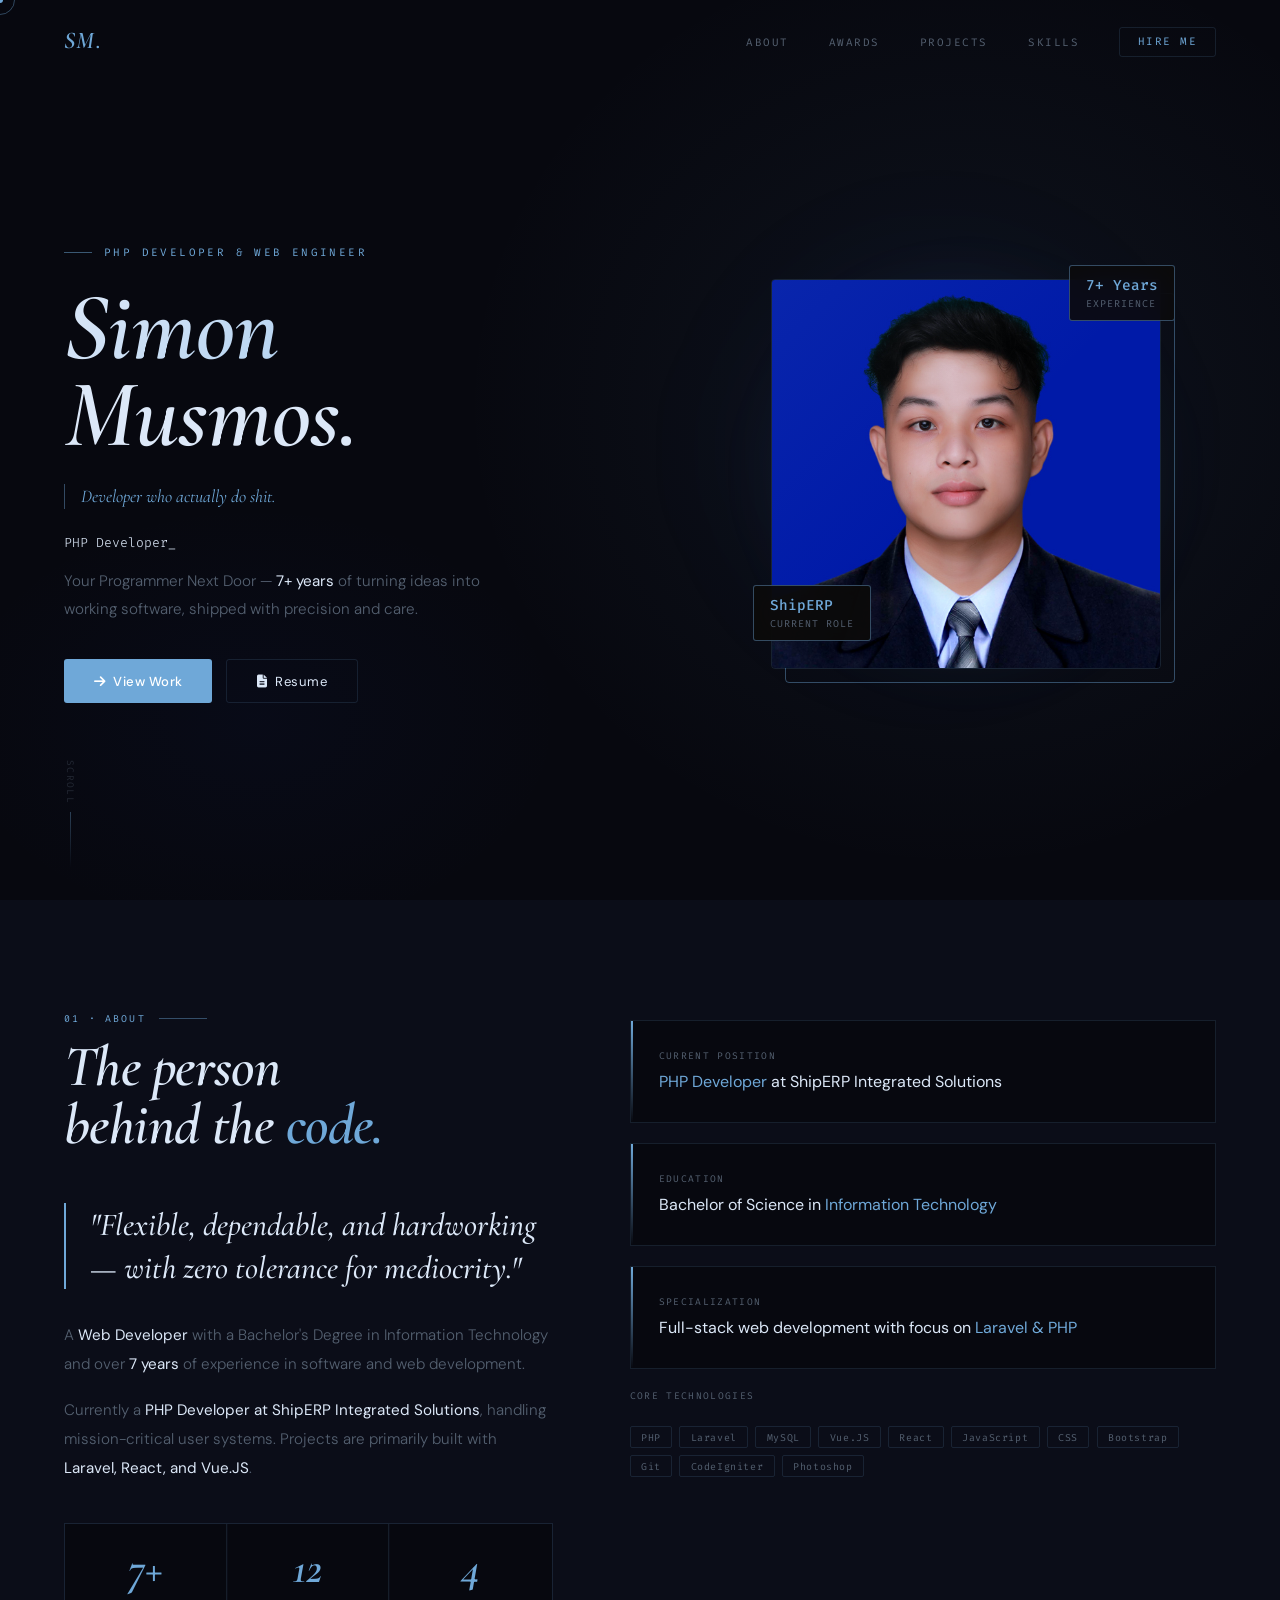
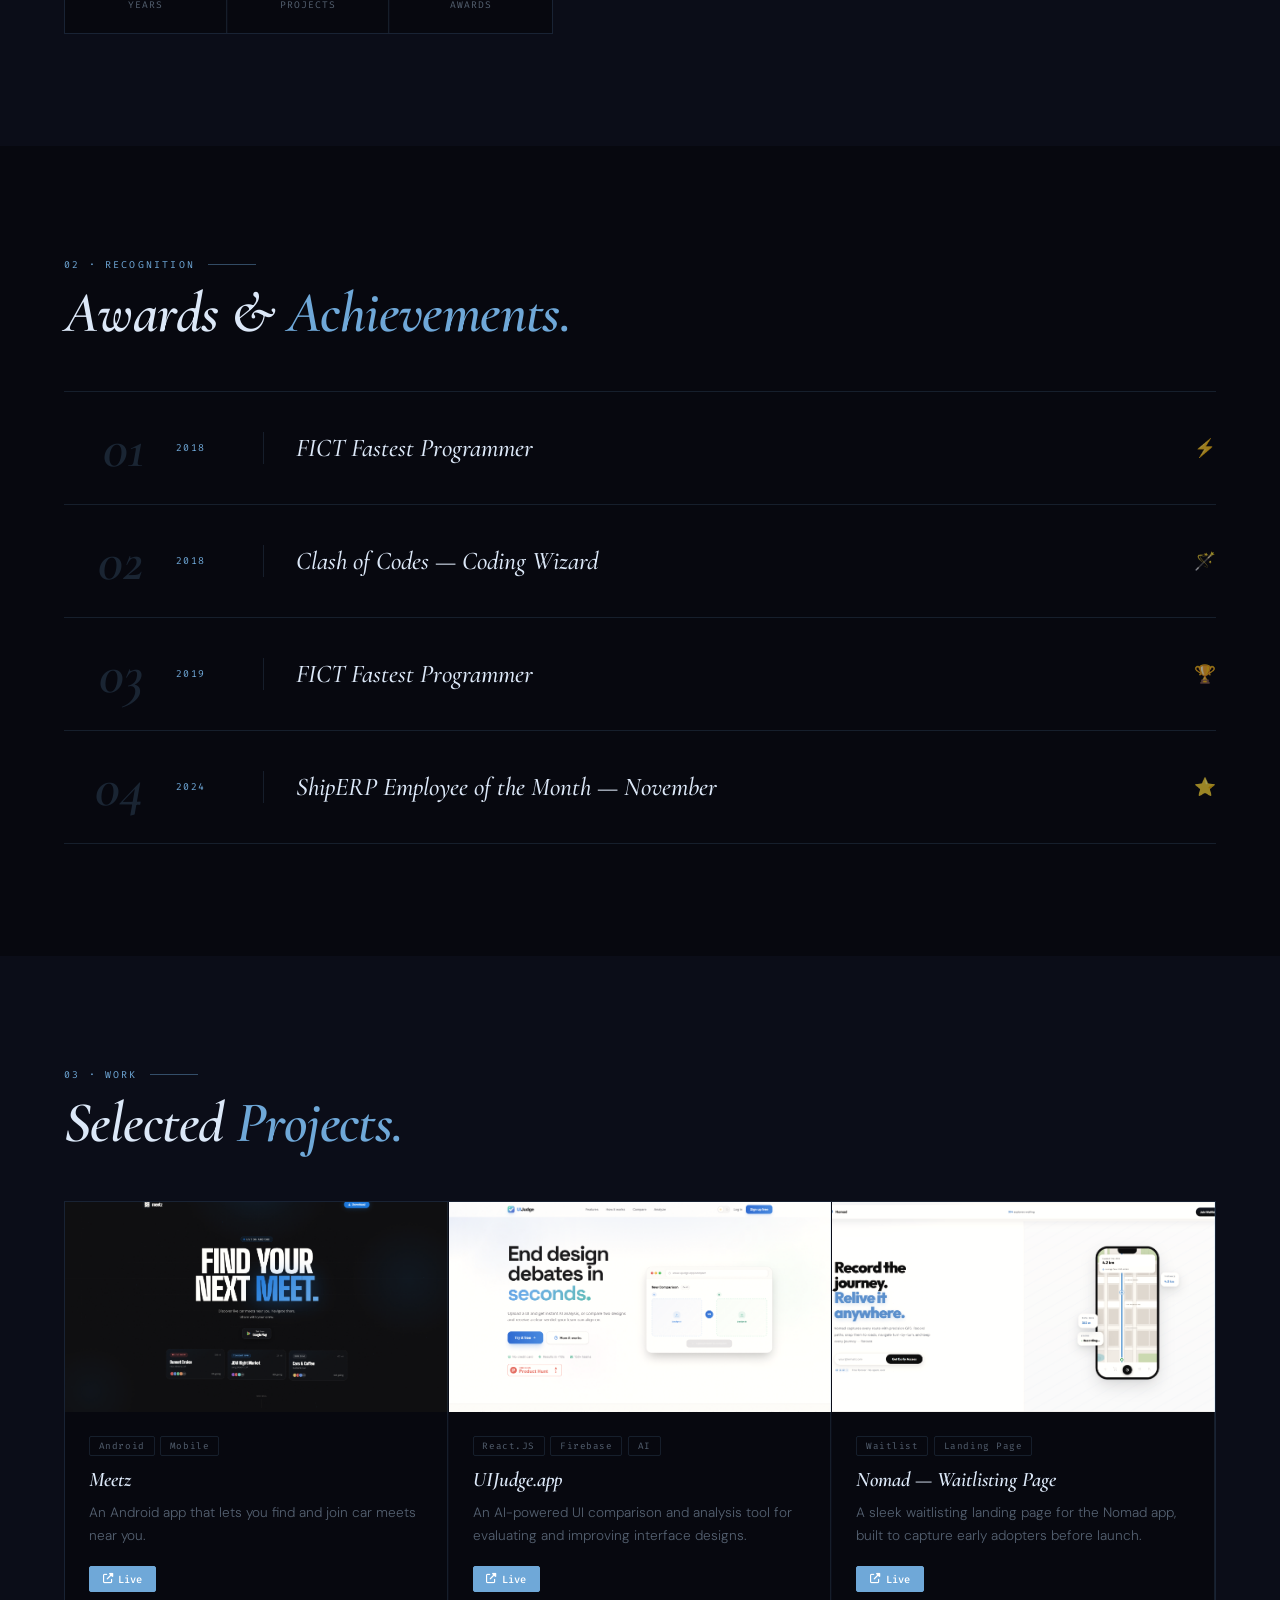
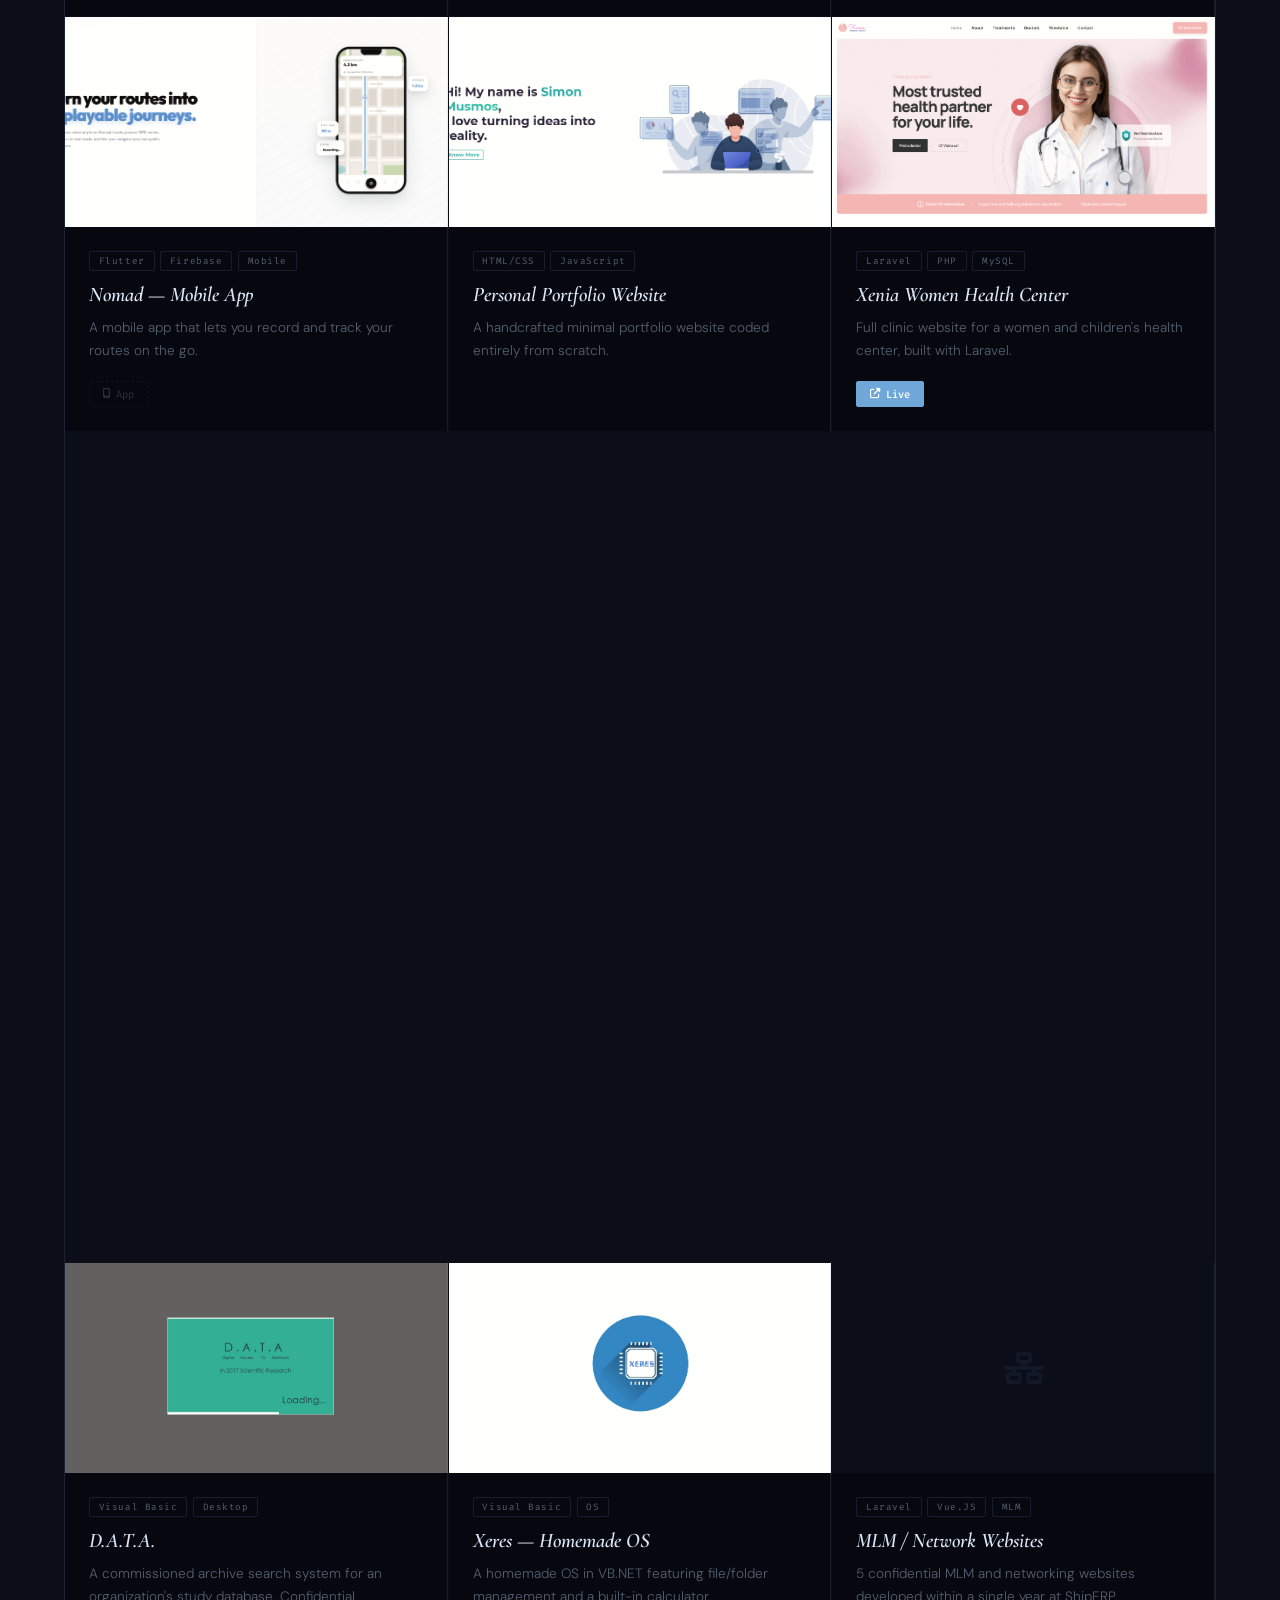
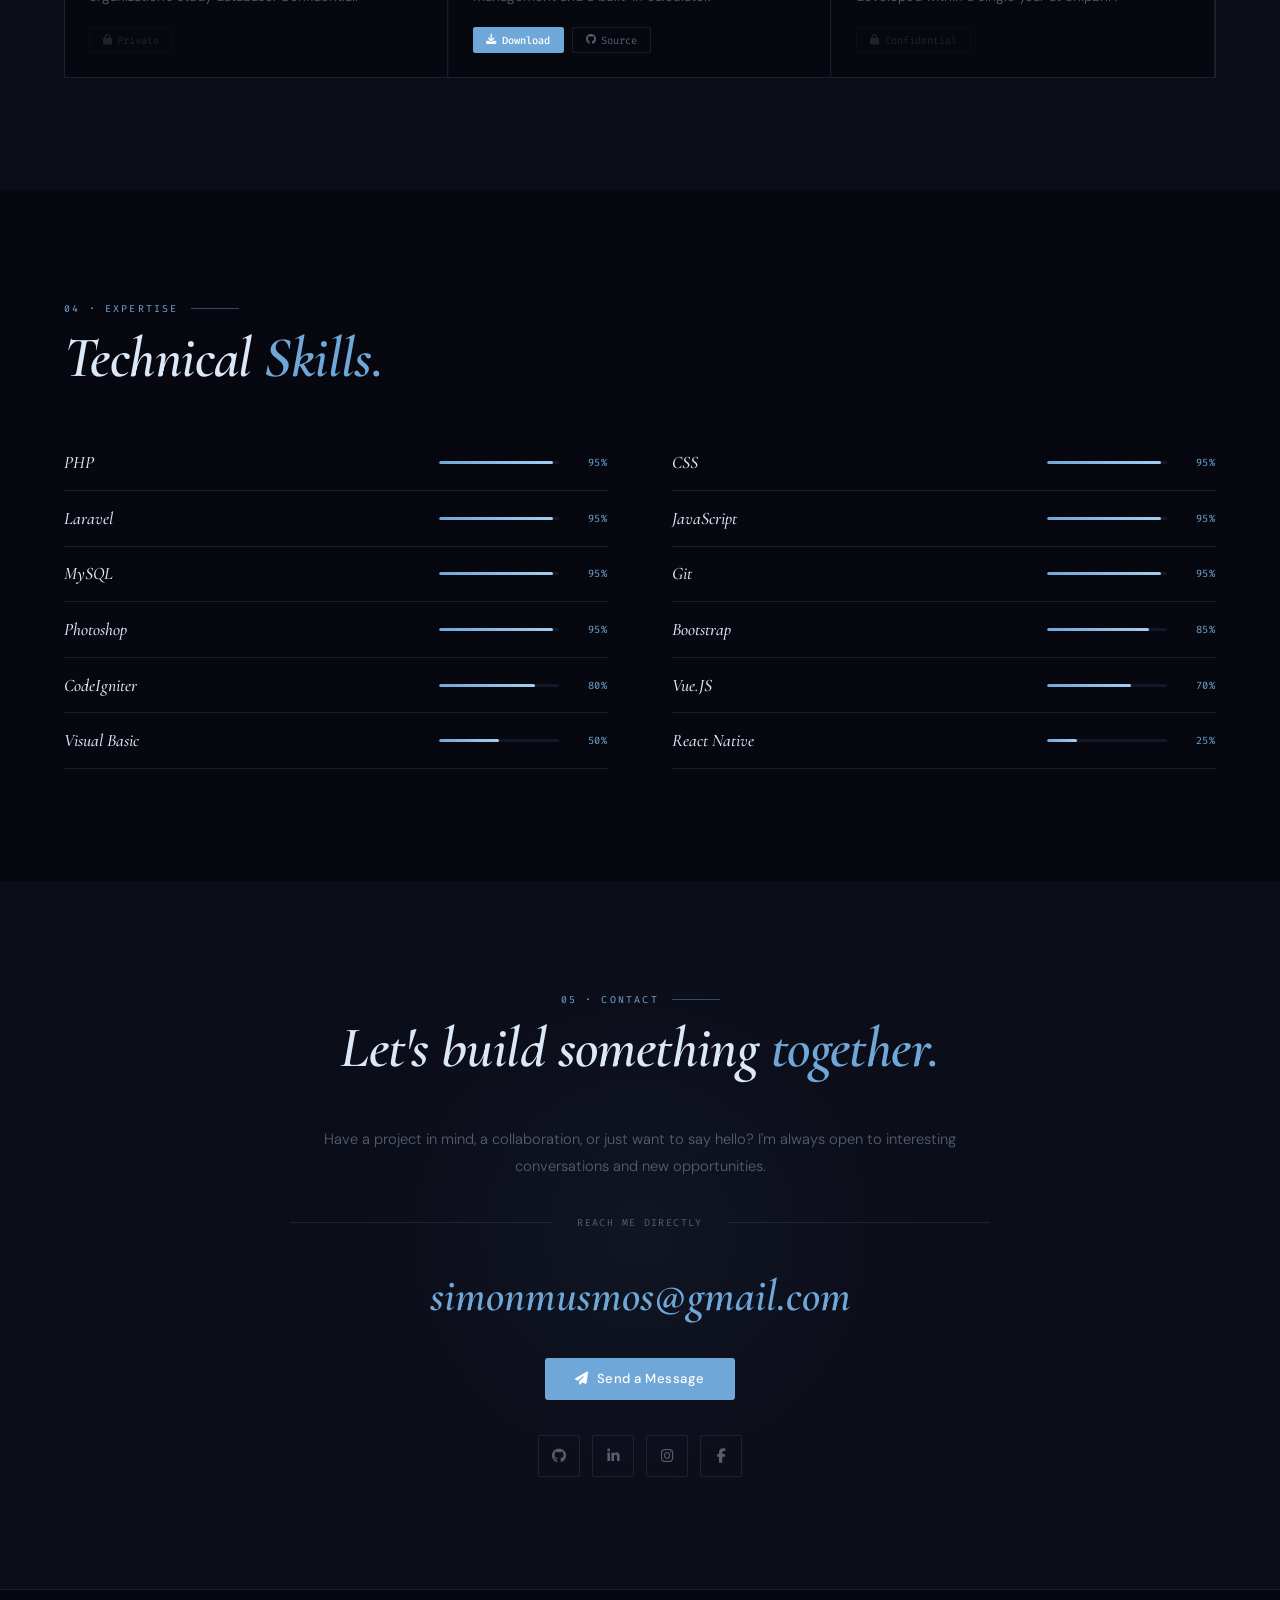
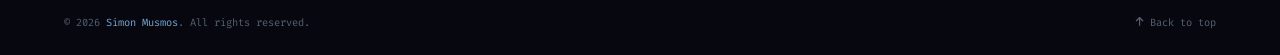
<file: index_v4.html>
<!DOCTYPE html>
<html lang="en">
<head>
  <meta charset="UTF-8">
  <meta name="viewport" content="width=device-width, initial-scale=1.0">
  <title>Simon Musmos</title>
  <link rel="icon" href="img/favicon.ico">
  <link rel="preconnect" href="https://fonts.googleapis.com">
  <link href="https://fonts.googleapis.com/css2?family=Cormorant+Garamond:ital,wght@0,400;0,500;0,600;1,400;1,600;1,700&family=DM+Sans:opsz,wght@9..40,300;9..40,400;9..40,500&family=Fira+Code:wght@400;500&display=swap" rel="stylesheet">
  <link rel="stylesheet" href="https://cdnjs.cloudflare.com/ajax/libs/font-awesome/6.4.0/css/all.min.css">

  <style>
    /* ─────────────────────────────────
       TOKENS
    ───────────────────────────────── */
    :root {
      --bg:     #07080f;
      --bg2:    #0b0d18;
      --bg3:    #10121f;
      --gold:   #6fa8d8;
      --gold2:  #a8ccee;
      --cream:  #dce8f8;
      --muted:  #546070;
      --subtle: #131828;
      --bdr:    rgba(111,168,216,.14);
      --bdr-h:  rgba(111,168,216,.42);
      --glow:   rgba(111,168,216,.06);
      --fd: 'Cormorant Garamond', serif;
      --fb: 'DM Sans', sans-serif;
      --fm: 'Fira Code', monospace;
    }

    *, *::before, *::after { margin:0; padding:0; box-sizing:border-box; }
    html { scroll-behavior:smooth; font-size:16px; }
    body {
      background: var(--bg);
      color: var(--cream);
      font-family: var(--fb);
      overflow-x: hidden;
      cursor: none;
      -webkit-font-smoothing: antialiased;
    }

    /* ─────────────────────────────────
       GLOBAL POLISH
    ───────────────────────────────── */
    ::selection { background:rgba(111,168,216,.22); color:var(--cream); }
    ::-webkit-scrollbar { width:3px; }
    ::-webkit-scrollbar-track { background:var(--bg); }
    ::-webkit-scrollbar-thumb { background:var(--bdr-h); border-radius:2px; }
    ::-webkit-scrollbar-thumb:hover { background:var(--gold); }

    /* Scroll progress bar */
    #progress {
      position:fixed; top:0; left:0; z-index:9999;
      height:2px; width:0%;
      background:linear-gradient(90deg, var(--gold), var(--gold2));
      transition:width .08s linear;
      pointer-events:none;
    }

    /* ─────────────────────────────────
       CURSOR
    ───────────────────────────────── */
    #c-dot {
      position:fixed; z-index:9999; pointer-events:none;
      width:6px; height:6px; border-radius:50%;
      background:var(--gold);
      transform:translate(-50%,-50%);
      transition:width .2s,height .2s,opacity .2s;
    }
    #c-ring {
      position:fixed; z-index:9998; pointer-events:none;
      width:30px; height:30px; border-radius:50%;
      border:1px solid rgba(111,168,216,.4);
      transform:translate(-50%,-50%);
      transition:width .35s,height .35s,border-color .35s;
    }
    body.hov #c-dot  { width:10px; height:10px; opacity:.5; }
    body.hov #c-ring { width:46px; height:46px; border-color:var(--gold); }

    /* ─────────────────────────────────
       NAVIGATION
    ───────────────────────────────── */
    nav {
      position:fixed; top:0; left:0; right:0; z-index:800;
      padding:1.6rem 5vw;
      display:flex; align-items:center; justify-content:space-between;
      transition:all .4s;
    }
    nav.stuck {
      background:rgba(7,8,15,.92);
      backdrop-filter:blur(24px);
      border-bottom:1px solid var(--bdr);
      padding:1rem 5vw;
    }
    .n-logo {
      font-family:var(--fd); font-size:1.5rem; font-weight:600;
      color:var(--gold); text-decoration:none; letter-spacing:.06em;
      font-style:italic;
    }
    .n-links { display:flex; gap:2.5rem; list-style:none; align-items:center; }
    .n-links a {
      font-family:var(--fm); font-size:.68rem; color:var(--muted);
      text-decoration:none; letter-spacing:.14em; text-transform:uppercase;
      transition:color .3s;
    }
    .n-links a:hover,
    .n-links a.active { color:var(--cream); }
    .n-links a.active::after { width:100%; }
    .n-hire {
      border:1px solid var(--bdr) !important;
      color:var(--gold) !important;
      padding:.4rem 1.1rem; border-radius:3px;
      transition:all .3s !important;
    }
    .n-hire:hover { background:var(--glow) !important; border-color:var(--gold) !important; }

    .n-hbg {
      display:none; flex-direction:column; gap:4px;
      background:none; border:none; cursor:pointer;
    }
    .n-hbg span { display:block; width:20px; height:1px; background:var(--gold); transition:all .3s; }
    .n-hbg.open span:nth-child(1){ transform:translateY(5px) rotate(45deg); }
    .n-hbg.open span:nth-child(2){ opacity:0; }
    .n-hbg.open span:nth-child(3){ transform:translateY(-5px) rotate(-45deg); }

    .m-nav {
      display:none; position:fixed; inset:0; z-index:790;
      background:rgba(7,8,15,.98); backdrop-filter:blur(20px);
      flex-direction:column; align-items:center; justify-content:center; gap:2.5rem;
    }
    .m-nav.open { display:flex; }
    .m-nav a {
      font-family:var(--fd); font-size:2.8rem; font-weight:600;
      font-style:italic; color:var(--cream); text-decoration:none;
      letter-spacing:.02em; transition:color .3s;
    }
    .m-nav a:hover { color:var(--gold); }

    /* ─────────────────────────────────
       HERO
    ───────────────────────────────── */
    #hero {
      min-height:100vh; display:flex; align-items:center;
      padding:8rem 5vw 5rem;
      position:relative; overflow:hidden;
    }

    /* Atmospheric depth layers */
    #hero::before {
      content:''; position:absolute; inset:0;
      background:
        radial-gradient(ellipse 60% 80% at 75% 45%, rgba(111,168,216,.07) 0%, transparent 65%),
        radial-gradient(ellipse 40% 40% at 20% 80%, rgba(30,60,180,.05) 0%, transparent 60%);
      pointer-events:none;
    }
    /* Subtle animated orb behind image */
    .hero-orb {
      position:absolute; z-index:0; pointer-events:none;
      right:8vw; top:50%; transform:translateY(-50%);
      width:min(480px,45vw); height:min(480px,45vw);
      border-radius:50%;
      background:radial-gradient(circle, rgba(111,168,216,.09) 0%, rgba(30,60,200,.05) 40%, transparent 70%);
      filter:blur(50px);
      animation:orb-breathe 7s ease-in-out infinite;
    }
    @keyframes orb-breathe {
      0%,100%{ transform:translateY(-50%) scale(1); opacity:.7; }
      50%{ transform:translateY(-50%) scale(1.12); opacity:1; }
    }

    .hero-grid {
      width:100%; max-width:1300px; margin:0 auto;
      display:grid; grid-template-columns:1fr .85fr;
      align-items:center; gap:5vw;
    }

    /* Left */
    .h-left {}
    .h-label {
      font-family:var(--fm); font-size:.68rem; color:var(--gold);
      letter-spacing:.22em; text-transform:uppercase;
      display:flex; align-items:center; gap:.75rem;
      margin-bottom:1.6rem;
      opacity:0; transform:translateY(8px);
      transition:all .55s ease .1s;
    }
    .h-label.on { opacity:1; transform:translateY(0); }
    .h-label::before { content:''; width:28px; height:1px; background:var(--gold); opacity:.5; }

    .h-name {
      font-family:var(--fd);
      font-size:clamp(4.5rem,7.5vw,9rem);
      font-weight:600; font-style:italic;
      line-height:.9; letter-spacing:-.01em;
      color:var(--cream);
      margin-bottom:1.6rem;
      opacity:0; transform:translateY(20px);
      transition:all .9s cubic-bezier(.16,1,.3,1) .22s;
    }
    .h-name.on { opacity:1; transform:translateY(0); }
    .h-name span {
      display:block;
      background:linear-gradient(135deg, var(--cream) 0%, var(--gold2) 60%, var(--gold) 100%);
      -webkit-background-clip:text; -webkit-text-fill-color:transparent;
    }

    .h-tagline {
      font-family:var(--fd); font-size:clamp(1rem,1.4vw,1.3rem);
      font-style:italic; color:var(--gold);
      margin-bottom:1.4rem;
      padding-left:1rem;
      border-left:1px solid var(--bdr-h);
      opacity:0; transform:translateY(10px);
      transition:all .6s ease .45s;
      line-height:1.4;
    }
    .h-tagline.on { opacity:1; transform:translateY(0); }

    .h-sub {
      font-size:.95rem; color:var(--muted); line-height:1.85;
      font-weight:300; max-width:440px;
      margin-bottom:2.2rem;
      opacity:0; transform:translateY(10px);
      transition:all .6s ease .6s;
    }
    .h-sub.on { opacity:1; transform:translateY(0); }
    .h-sub strong { color:var(--cream); font-weight:400; }

    .h-tw { font-family:var(--fm); font-size:.82rem; color:var(--cream); margin-bottom:.75rem; }
    #tw::after { content:'_'; animation:blink .8s step-end infinite; }
    @keyframes blink { 50%{ opacity:0; } }

    .h-actions {
      display:flex; gap:.85rem; flex-wrap:wrap;
      opacity:0; transform:translateY(8px);
      transition:all .55s ease .78s;
    }
    .h-actions.on { opacity:1; transform:translateY(0); }

    .btn-gold {
      display:inline-flex; align-items:center; gap:.5rem;
      background:var(--gold); color:#fff;
      font-family:var(--fb); font-weight:500; font-size:.82rem;
      padding:.8rem 1.85rem; border-radius:3px; text-decoration:none;
      letter-spacing:.04em; border:none; cursor:pointer;
      transition:all .3s;
    }
    .btn-gold:hover { background:var(--gold2); color:var(--bg); transform:translateY(-2px); box-shadow:0 10px 35px rgba(111,168,216,.3); }

    .btn-outline {
      display:inline-flex; align-items:center; gap:.5rem;
      background:transparent; color:var(--cream);
      font-family:var(--fb); font-weight:400; font-size:.82rem;
      padding:.8rem 1.85rem; border-radius:3px; text-decoration:none;
      letter-spacing:.04em; border:1px solid var(--bdr); cursor:pointer;
      transition:all .3s;
    }
    .btn-outline:hover { border-color:var(--gold); color:var(--gold); transform:translateY(-2px); }

    /* Right — elegant image frame */
    .h-right {
      position:relative; display:flex;
      justify-content:center; align-items:center;
      opacity:0; transform:translateX(24px);
      transition:all 1s cubic-bezier(.16,1,.3,1) .4s;
    }
    .h-right.on { opacity:1; transform:translateX(0); }

    .img-stage {
      position:relative; width:min(390px,90%);
    }

    /* Offset border (art frame effect) */
    .img-stage::before {
      content:''; position:absolute;
      top:14px; left:14px; right:-14px; bottom:-14px;
      border:1px solid var(--bdr-h);
      border-radius:4px; pointer-events:none; z-index:0;
      transition:all .5s cubic-bezier(.16,1,.3,1);
    }
    .img-stage:hover::before { top:8px; left:8px; right:-8px; bottom:-8px; }

    /* Blue glow behind the image */
    .img-glow {
      position:absolute; inset:-20px; z-index:0; border-radius:8px;
      background:radial-gradient(ellipse at center, rgba(111,168,216,.18) 0%, transparent 70%);
      filter:blur(28px);
      animation:img-glow-pulse 4s ease-in-out infinite;
    }
    @keyframes img-glow-pulse {
      0%,100%{ opacity:.6; transform:scale(1); }
      50%{ opacity:1; transform:scale(1.04); }
    }

    .img-inner {
      position:relative; z-index:1;
      border-radius:4px; overflow:hidden;
      border:1px solid var(--bdr);
    }
    .img-inner img {
      width:100%; display:block;
      filter:brightness(1.0) contrast(1.02);
      transition:filter .5s, transform .5s;
    }
    .img-stage:hover .img-inner img { filter:brightness(1.04) contrast(1.02); transform:scale(1.02); }

    /* Blue shimmer overlay — ties image into the palette */
    .img-inner::after {
      content:''; position:absolute; inset:0;
      background:linear-gradient(135deg, rgba(111,168,216,.08) 0%, transparent 50%);
      pointer-events:none;
    }

    /* Info chip */
    .img-chip {
      position:absolute; z-index:10;
      background:rgba(12,11,9,.9); border:1px solid var(--bdr-h);
      backdrop-filter:blur(16px); border-radius:3px;
      padding:.65rem 1rem; font-family:var(--fm);
    }
    .img-chip .ic-val { display:block; font-size:.9rem; color:var(--gold); font-weight:500; }
    .img-chip .ic-lbl { display:block; font-size:.62rem; color:var(--muted); letter-spacing:.1em; text-transform:uppercase; margin-top:.1rem; }
    .ic1 { top:-14px; right:-14px; animation:chipflt 4s ease-in-out infinite; }
    .ic2 { bottom:28px; left:-18px; animation:chipflt 5s ease-in-out infinite; animation-delay:-2s; }
    @keyframes chipflt { 0%,100%{transform:translateY(0)} 50%{transform:translateY(-6px)} }

    /* Scroll line */
    .h-scroll {
      position:absolute; bottom:2rem; left:5vw;
      display:flex; flex-direction:column; align-items:center; gap:.5rem;
      opacity:.35;
    }
    .h-scroll span { font-family:var(--fm); font-size:.6rem; color:var(--muted); letter-spacing:.14em; text-transform:uppercase; writing-mode:vertical-rl; }
    .h-scroll-line { width:1px; height:56px; background:linear-gradient(to bottom,var(--gold),transparent); animation:scrlln 2s ease-in-out infinite; }
    @keyframes scrlln { 0%,100%{transform:translateY(0) scaleY(1)} 50%{transform:translateY(6px) scaleY(.85)} }

    /* ─────────────────────────────────
       SECTION BASE
    ───────────────────────────────── */
    section { padding:7rem 5vw; }
    .wrap { max-width:1280px; margin:0 auto; }

    .s-eyebrow {
      font-family:var(--fm); font-size:.62rem; color:var(--gold);
      letter-spacing:.22em; text-transform:uppercase;
      display:flex; align-items:center; gap:.8rem; margin-bottom:.9rem;
    }
    .s-eyebrow::after { content:''; flex:1; max-width:48px; height:1px; background:var(--bdr-h); }

    .s-title {
      font-family:var(--fd);
      font-size:clamp(2.4rem,4.5vw,4.2rem);
      font-weight:600; font-style:italic;
      line-height:1; letter-spacing:-.01em;
      margin-bottom:3rem; color:var(--cream);
    }
    .s-title em { color:var(--gold); }

    .divider { width:100%; height:1px; background:var(--bdr); margin:0; }

    /* Reveal */
    .rv { opacity:0; transform:translateY(22px); transition:opacity .7s ease,transform .7s ease; }
    .rv-l { opacity:0; transform:translateX(-20px); transition:opacity .7s ease,transform .7s ease; }
    .rv-r { opacity:0; transform:translateX(20px); transition:opacity .7s ease,transform .7s ease; }
    .rv.on,.rv-l.on,.rv-r.on { opacity:1; transform:translate(0); }
    .d1{transition-delay:.08s} .d2{transition-delay:.18s} .d3{transition-delay:.28s} .d4{transition-delay:.38s}

    /* ─────────────────────────────────
       ABOUT
    ───────────────────────────────── */
    #about { background:var(--bg2); }

    .about-grid {
      display:grid; grid-template-columns:1fr 1.2fr;
      gap:6vw; align-items:start;
    }

    .about-left {}
    .about-quote {
      font-family:var(--fd); font-size:clamp(1.5rem,2.5vw,2.2rem);
      font-weight:500; font-style:italic; line-height:1.35;
      color:var(--cream); margin-bottom:2rem;
      padding-left:1.5rem; border-left:2px solid var(--gold);
    }
    .about-body p {
      font-size:.95rem; color:var(--muted); line-height:1.9;
      font-weight:300; margin-bottom:1.1rem;
    }
    .about-body strong { color:var(--cream); font-weight:400; }

    .about-stats {
      display:grid; grid-template-columns:repeat(3,1fr);
      gap:1px; margin-top:2.5rem;
      border:1px solid var(--bdr);
    }
    .astat {
      padding:1.4rem 1.2rem; text-align:center;
      border-right:1px solid var(--bdr);
      background:var(--bg);
    }
    .astat:last-child { border-right:none; }
    .astat-n {
      font-family:var(--fd); font-size:2.8rem; font-weight:600;
      font-style:italic; color:var(--gold); line-height:1;
    }
    .astat-l { font-family:var(--fm); font-size:.6rem; color:var(--muted); letter-spacing:.1em; text-transform:uppercase; margin-top:.4rem; }

    .about-right { padding-top:.5rem; }
    .about-role-card {
      border:1px solid var(--bdr); padding:1.75rem;
      margin-bottom:1.25rem; position:relative; overflow:hidden;
      transition:border-color .3s;
      background:var(--bg);
    }
    .about-role-card:hover { border-color:var(--bdr-h); }
    .about-role-card::before {
      content:''; position:absolute; top:0; left:0; bottom:0; width:2px;
      background:linear-gradient(to bottom,var(--gold),transparent);
    }
    .arc-label { font-family:var(--fm); font-size:.6rem; color:var(--muted); letter-spacing:.14em; text-transform:uppercase; margin-bottom:.5rem; }
    .arc-val { font-size:1rem; color:var(--cream); font-weight:400; line-height:1.5; }
    .arc-val em { font-style:normal; color:var(--gold); }

    .tech-chips { display:flex; flex-wrap:wrap; gap:.45rem; margin-top:1.5rem; }
    .tc {
      font-family:var(--fm); font-size:.62rem; color:var(--muted);
      border:1px solid var(--bdr); padding:.22rem .65rem; border-radius:2px;
      letter-spacing:.06em; transition:all .25s; cursor:default;
    }
    .tc:hover { border-color:var(--gold); color:var(--gold); }

    /* ─────────────────────────────────
       AWARDS
    ───────────────────────────────── */
    #awards { background:var(--bg); }

    .awards-list { display:flex; flex-direction:column; gap:0; }
    .award-row {
      display:flex; align-items:center; gap:2rem;
      padding:1.75rem 0;
      border-bottom:1px solid var(--bdr);
      transition:background .3s;
      position:relative;
    }
    .award-row:first-child { border-top:1px solid var(--bdr); }
    .award-row::after {
      content:''; position:absolute; left:0; right:0; top:0; bottom:0;
      background:linear-gradient(90deg, rgba(111,168,216,.06) 0%, transparent 60%);
      opacity:0; transition:opacity .35s; pointer-events:none;
    }
    .award-row:hover::after { opacity:1; }
    /* Left accent bar on hover */
    .award-row::before {
      content:''; position:absolute; left:0; top:0; bottom:0;
      width:2px; background:linear-gradient(to bottom,var(--gold),transparent);
      opacity:0; transition:opacity .35s; z-index:1;
    }
    .award-row:hover::before { opacity:1; }
    .award-row:hover .aw-title { color:var(--gold2); transition:color .3s; }
    .award-row:hover .aw-yr { color:var(--gold2); transition:color .3s; }

    .aw-num {
      font-family:var(--fd); font-size:3.5rem; font-weight:600;
      font-style:italic; color:var(--gold); opacity:.18;
      flex-shrink:0; width:80px; line-height:1; text-align:right;
    }
    .aw-yr {
      font-family:var(--fm); font-size:.62rem; color:var(--gold);
      letter-spacing:.14em; flex-shrink:0; width:55px;
    }
    .aw-line { width:1px; height:32px; background:var(--bdr); flex-shrink:0; }
    .aw-title {
      font-family:var(--fd); font-size:clamp(1.1rem,2vw,1.6rem);
      font-weight:500; font-style:italic; color:var(--cream); flex:1;
    }
    .aw-ico { font-size:1.1rem; flex-shrink:0; opacity:.6; }

    /* ─────────────────────────────────
       PROJECTS
    ───────────────────────────────── */
    #projects { background:var(--bg2); }

    .proj-grid {
      display:grid;
      grid-template-columns:repeat(auto-fill,minmax(340px,1fr));
      gap:1px;
      border:1px solid var(--bdr);
      margin-top:0;
    }

    .pcard {
      background:var(--bg);
      padding:0;
      position:relative; overflow:hidden;
      transition:background .3s;
      display:flex; flex-direction:column;
    }
    .pcard:hover { background:var(--bg3); }
    .pcard::after {
      content:''; position:absolute; top:0; right:0; bottom:0;
      width:1px; background:var(--bdr); pointer-events:none;
    }

    .pcard-img-wrap { overflow:hidden; position:relative; flex-shrink:0; }
    .pcard-img { width:100%; height:210px; object-fit:cover; display:block; filter:grayscale(20%) sepia(5%); transition:all .5s; }
    .pcard:hover .pcard-img { filter:grayscale(0%) sepia(0%); transform:scale(1.04); }

    /* Top accent line on hover */
    .pcard::before {
      content:''; position:absolute; top:0; left:0; right:0;
      height:2px; z-index:2;
      background:linear-gradient(90deg, var(--gold), var(--gold2), transparent);
      opacity:0; transition:opacity .35s;
    }
    .pcard:hover::before { opacity:1; }
    .pcard-no-img {
      height:210px; display:flex; align-items:center; justify-content:center;
      background:var(--bg2);
    }
    .pcard-no-img i { font-size:2rem; color:var(--subtle); }

    .pcard-body { padding:1.5rem; flex:1; display:flex; flex-direction:column; }
    .pcard-num {
      font-family:var(--fm); font-size:.6rem; color:var(--gold);
      letter-spacing:.14em; margin-bottom:.6rem;
    }
    .pcard-tags { display:flex; gap:.35rem; flex-wrap:wrap; margin-bottom:.75rem; }
    .ptag { font-family:var(--fm); font-size:.58rem; color:var(--muted); border:1px solid var(--bdr); padding:.18rem .55rem; border-radius:2px; letter-spacing:.06em; }
    .pcard-title { font-family:var(--fd); font-size:1.3rem; font-weight:600; font-style:italic; margin-bottom:.5rem; line-height:1.2; }
    .pcard-desc { font-size:.85rem; color:var(--muted); line-height:1.7; flex:1; margin-bottom:1.2rem; font-weight:300; }

    .pcard-links { display:flex; gap:.5rem; flex-wrap:wrap; }
    .pl {
      display:inline-flex; align-items:center; gap:.35rem;
      font-family:var(--fm); font-size:.65rem; color:var(--muted);
      text-decoration:none; border:1px solid var(--bdr);
      padding:.35rem .8rem; border-radius:2px; transition:all .25s;
    }
    .pl:hover { border-color:var(--gold); color:var(--gold); }
    .pl.prim { background:var(--gold); color:#fff; border-color:var(--gold); font-weight:500; }
    .pl.prim:hover { background:var(--gold2); border-color:var(--gold2); color:var(--bg); }
    .pl.dim { opacity:.3; pointer-events:none; }
    .pl.pl-disabled {
      opacity:.45; cursor:not-allowed; position:relative;
      border-style:dashed; z-index:10;
    }
    .pl.pl-disabled::after {
      content:attr(data-tooltip);
      position:absolute; bottom:calc(100% + 6px); left:50%; transform:translateX(-50%);
      background:var(--bg3); color:var(--cream); border:1px solid var(--bdr-h);
      font-size:.6rem; white-space:nowrap; padding:.3rem .65rem; border-radius:2px;
      opacity:0; pointer-events:none; transition:opacity .2s; z-index:100;
    }
    .pl.pl-disabled:hover { border-color:var(--gold); color:var(--gold); opacity:.7; }
    .pl.pl-disabled:hover::after { opacity:1; }

    /* ─────────────────────────────────
       SKILLS
    ───────────────────────────────── */
    #skills { background:var(--bg); }

    .skills-wrap {
      display:grid; grid-template-columns:1fr 1fr;
      gap:0 5vw;
    }
    .skill-row {
      display:flex; align-items:center;
      padding:1.05rem 0; border-bottom:1px solid var(--bdr);
      gap:1.2rem; position:relative;
    }
    .sk-name { font-family:var(--fd); font-size:1.1rem; font-weight:500; font-style:italic; flex:1; color:var(--cream); }
    .sk-pct { font-family:var(--fm); font-size:.65rem; color:var(--gold); letter-spacing:.08em; flex-shrink:0; width:30px; text-align:right; }
    .sk-bar-wrap { flex-shrink:0; width:120px; height:3px; background:var(--subtle); border-radius:2px; overflow:hidden; }
    .sk-bar { height:100%; background:linear-gradient(90deg,var(--gold),var(--gold2)); border-radius:2px; width:0; transition:width 1.2s cubic-bezier(.22,1,.36,1); }

    /* ─────────────────────────────────
       CONTACT
    ───────────────────────────────── */
    #contact { background:var(--bg2); text-align:center; position:relative; overflow:hidden; }
    #contact::before {
      content:''; position:absolute; top:50%; left:50%; transform:translate(-50%,-50%);
      width:600px; height:600px;
      background:radial-gradient(circle,rgba(111,168,216,.055) 0%,transparent 70%);
      pointer-events:none;
    }
    .contact-wrap { position:relative; z-index:1; max-width:700px; margin:0 auto; }
    .contact-divider { display:flex; align-items:center; gap:1.5rem; margin-bottom:2.5rem; }
    .contact-divider::before,.contact-divider::after { content:''; flex:1; height:1px; background:var(--bdr); }
    .contact-divider span { font-family:var(--fm); font-size:.62rem; color:var(--muted); letter-spacing:.14em; text-transform:uppercase; white-space:nowrap; }
    .contact-big {
      font-family:var(--fd); font-size:clamp(1.2rem,3.5vw,2.8rem);
      font-weight:600; font-style:italic;
      color:var(--gold); text-decoration:none;
      display:block; margin-bottom:2.2rem;
      transition:color .3s;
    }
    .contact-big:hover { color:var(--gold2); }
    .contact-p { font-size:.92rem; color:var(--muted); line-height:1.85; font-weight:300; margin-bottom:2.2rem; }

    .socials { display:flex; justify-content:center; gap:.75rem; margin-top:2.2rem; }
    .soc {
      width:42px; height:42px; border-radius:2px;
      border:1px solid var(--bdr); background:transparent;
      display:flex; align-items:center; justify-content:center;
      color:var(--muted); text-decoration:none; font-size:.9rem;
      transition:all .3s;
    }
    .soc:hover { border-color:var(--gold); color:var(--gold); transform:translateY(-2px); }

    /* ─────────────────────────────────
       FOOTER
    ───────────────────────────────── */
    footer {
      background:var(--bg); border-top:1px solid var(--bdr);
      padding:1.6rem 5vw;
      display:flex; align-items:center; justify-content:space-between;
      flex-wrap:wrap; gap:.75rem;
    }
    footer p { font-family:var(--fm); font-size:.65rem; color:var(--muted); }
    footer a { color:var(--gold); text-decoration:none; }
    .bk {
      font-family:var(--fm); font-size:.65rem; color:var(--muted);
      text-decoration:none; display:flex; align-items:center; gap:.4rem; transition:color .3s;
    }
    .bk:hover { color:var(--gold); }

    /* ─────────────────────────────────
       RESPONSIVE
    ───────────────────────────────── */
    @media(max-width:960px){
      .about-grid { grid-template-columns:1fr; gap:3rem; }
      .hero-grid { grid-template-columns:1fr; }
      .h-right { order:-1; }
      .img-stage { width:min(300px,70%); margin:0 auto; }
      .ic1,.ic2 { display:none; }
    }
    @media(max-width:768px){
      section { padding:5rem 5vw; }
      nav { padding:1rem 5vw; }
      nav.stuck { padding:.75rem 5vw; }
      .n-links { display:none; }
      .n-hbg { display:flex; }
      .proj-grid { grid-template-columns:1fr; border:none; gap:1px; }
      .pcard::after { display:none; }
      .pcard { border:1px solid var(--bdr); }
      .skills-wrap { grid-template-columns:1fr; }
      .aw-num { display:none; }
      footer { flex-direction:column; text-align:center; }
    }
  </style>
</head>
<body>

<div id="progress"></div>
<div id="c-dot"></div>
<div id="c-ring"></div>

<!-- NAV -->
<nav id="nav">
  <a href="#" class="n-logo">SM.</a>
  <ul class="n-links">
    <li><a href="#about">About</a></li>
    <li><a href="#awards">Awards</a></li>
    <li><a href="#projects">Projects</a></li>
    <li><a href="#skills">Skills</a></li>
    <li><a href="#contact" class="n-hire">Hire Me</a></li>
  </ul>
  <button class="n-hbg" id="hbg"><span></span><span></span><span></span></button>
</nav>

<div class="m-nav" id="mnav">
  <a href="#about"    class="ml">About</a>
  <a href="#awards"   class="ml">Awards</a>
  <a href="#projects" class="ml">Projects</a>
  <a href="#skills"   class="ml">Skills</a>
  <a href="#contact"  class="ml">Contact</a>
</div>

<!-- ── HERO ── -->
<section id="hero">
  <div class="hero-orb"></div>
  <div class="hero-grid">

    <!-- Left -->
    <div class="h-left">
      <div class="h-label" id="hl">PHP Developer &amp; Web Engineer</div>

      <h1 class="h-name" id="hn">
        <span>Simon</span>
        Musmos.
      </h1>

      <p class="h-tagline" id="htag">Developer who actually do shit.</p>

      <div class="h-sub" id="hsub">
        <div class="h-tw"><span id="tw"></span></div>
        Your Programmer Next Door — <strong>7+ years</strong> of turning ideas into working software, shipped with precision and care.
      </div>

      <div class="h-actions" id="hact">
        <a href="#projects" class="btn-gold"><i class="fas fa-arrow-right"></i> View Work</a>
        <a href="resume/Simon Musmos - Resume.pdf" target="_blank" class="btn-outline"><i class="fas fa-file-alt"></i> Resume</a>
      </div>
    </div>

    <!-- Right -->
    <div class="h-right" id="hr">
      <div class="img-stage">
        <div class="img-glow"></div>
        <div class="img-inner">
          <img src="img/profile1.jpg" alt="Simon Musmos">
        </div>
        <!-- Floating info chips -->
        <div class="img-chip ic1">
          <span class="ic-val">7+ Years</span>
          <span class="ic-lbl">Experience</span>
        </div>
        <div class="img-chip ic2">
          <span class="ic-val">ShipERP</span>
          <span class="ic-lbl">Current Role</span>
        </div>
      </div>
    </div>

  </div>
  <div class="h-scroll">
    <span>Scroll</span>
    <div class="h-scroll-line"></div>
  </div>
</section>

<!-- ── ABOUT ── -->
<section id="about">
  <div class="wrap">
    <div class="about-grid">

      <div class="about-left">
        <div class="s-eyebrow rv">01 · About</div>
        <h2 class="s-title rv">The person<br>behind the <em>code.</em></h2>

        <blockquote class="about-quote rv">
          "Flexible, dependable, and hardworking — with zero tolerance for mediocrity."
        </blockquote>

        <div class="about-body">
          <p class="rv d1">A <strong>Web Developer</strong> with a Bachelor's Degree in Information Technology and over <strong>7 years</strong> of experience in software and web development.</p>
          <p class="rv d2">Currently a <strong>PHP Developer at ShipERP Integrated Solutions</strong>, handling mission-critical user systems. Projects are primarily built with <strong>Laravel, React, and Vue.JS</strong>.</p>
        </div>

        <div class="about-stats rv d3">
          <div class="astat">
            <div class="astat-n">7+</div>
            <div class="astat-l">Years</div>
          </div>
          <div class="astat">
            <div class="astat-n">12</div>
            <div class="astat-l">Projects</div>
          </div>
          <div class="astat">
            <div class="astat-n">4</div>
            <div class="astat-l">Awards</div>
          </div>
        </div>
      </div>

      <div class="about-right">
        <div class="about-role-card rv">
          <div class="arc-label">Current position</div>
          <div class="arc-val"><em>PHP Developer</em> at ShipERP Integrated Solutions</div>
        </div>
        <div class="about-role-card rv d1">
          <div class="arc-label">Education</div>
          <div class="arc-val">Bachelor of Science in <em>Information Technology</em></div>
        </div>
        <div class="about-role-card rv d2">
          <div class="arc-label">Specialization</div>
          <div class="arc-val">Full-stack web development with focus on <em>Laravel &amp; PHP</em></div>
        </div>
        <div class="rv d3">
          <div class="arc-label" style="margin-bottom:.75rem">Core technologies</div>
          <div class="tech-chips">
            <span class="tc">PHP</span><span class="tc">Laravel</span><span class="tc">MySQL</span>
            <span class="tc">Vue.JS</span><span class="tc">React</span><span class="tc">JavaScript</span>
            <span class="tc">CSS</span><span class="tc">Bootstrap</span><span class="tc">Git</span>
            <span class="tc">CodeIgniter</span><span class="tc">Photoshop</span>
          </div>
        </div>
      </div>

    </div>
  </div>
</section>

<!-- ── AWARDS ── -->
<section id="awards">
  <div class="wrap">
    <div class="s-eyebrow rv">02 · Recognition</div>
    <h2 class="s-title rv">Awards &amp; <em>Achievements.</em></h2>
    <div class="awards-list">
      <div class="award-row rv">
        <div class="aw-num">01</div>
        <div class="aw-yr">2018</div>
        <div class="aw-line"></div>
        <div class="aw-title">FICT Fastest Programmer</div>
        <div class="aw-ico">⚡</div>
      </div>
      <div class="award-row rv d1">
        <div class="aw-num">02</div>
        <div class="aw-yr">2018</div>
        <div class="aw-line"></div>
        <div class="aw-title">Clash of Codes — Coding Wizard</div>
        <div class="aw-ico">🪄</div>
      </div>
      <div class="award-row rv d2">
        <div class="aw-num">03</div>
        <div class="aw-yr">2019</div>
        <div class="aw-line"></div>
        <div class="aw-title">FICT Fastest Programmer</div>
        <div class="aw-ico">🏆</div>
      </div>
      <div class="award-row rv d3">
        <div class="aw-num">04</div>
        <div class="aw-yr">2024</div>
        <div class="aw-line"></div>
        <div class="aw-title">ShipERP Employee of the Month — November</div>
        <div class="aw-ico">⭐</div>
      </div>
    </div>
  </div>
</section>

<!-- ── PROJECTS ── -->
<section id="projects">
  <div class="wrap">
    <div class="s-eyebrow rv">03 · Work</div>
    <h2 class="s-title rv">Selected <em>Projects.</em></h2>
    <div class="proj-grid">

      <div class="pcard rv">
        <div class="pcard-img-wrap"><img src="img/meetz_app.png" alt="Meetz" class="pcard-img"></div>
        <div class="pcard-body">
          <div class="pcard-tags"><span class="ptag">Android</span><span class="ptag">Mobile</span></div>
          <div class="pcard-title">Meetz</div>
          <p class="pcard-desc">An Android app that lets you find and join car meets near you.</p>
          <div class="pcard-links">
            <a href="https://tambay.vercel.app" target="_blank" class="pl prim"><i class="fas fa-external-link-alt"></i> Live</a>
          </div>
        </div>
      </div>

      <div class="pcard rv d1">
        <div class="pcard-img-wrap"><img src="img/uijudge.png" alt="UIJudge.app" class="pcard-img"></div>
        <div class="pcard-body">
          <div class="pcard-tags"><span class="ptag">React.JS</span><span class="ptag">Firebase</span><span class="ptag">AI</span></div>
          <div class="pcard-title">UIJudge.app</div>
          <p class="pcard-desc">An AI-powered UI comparison and analysis tool for evaluating and improving interface designs.</p>
          <div class="pcard-links">
            <a href="https://uijudge.app" target="_blank" class="pl prim"><i class="fas fa-external-link-alt"></i> Live</a>
          </div>
        </div>
      </div>

      <div class="pcard rv d1">
        <div class="pcard-img-wrap"><img src="img/nomad_waitlisting.png" alt="Nomad" class="pcard-img"></div>
        <div class="pcard-body">
          <div class="pcard-tags"><span class="ptag">Waitlist</span><span class="ptag">Landing Page</span></div>
          <div class="pcard-title">Nomad — Waitlisting Page</div>
          <p class="pcard-desc">A sleek waitlisting landing page for the Nomad app, built to capture early adopters before launch.</p>
          <div class="pcard-links">
            <a href="https://nomad.simonmusmos.com" target="_blank" class="pl prim"><i class="fas fa-external-link-alt"></i> Live</a>
          </div>
        </div>
      </div>

      <div class="pcard rv d2">
        <div class="pcard-img-wrap"><img src="img/nomad.png" alt="Nomad App" class="pcard-img"></div>
        <div class="pcard-body">
          <div class="pcard-tags"><span class="ptag">Flutter</span><span class="ptag">Firebase</span><span class="ptag">Mobile</span></div>
          <div class="pcard-title">Nomad — Mobile App</div>
          <p class="pcard-desc">A mobile app that lets you record and track your routes on the go.</p>
          <div class="pcard-links">
            <span class="pl pl-disabled" data-tooltip="In beta testing, available Q2 2026"><i class="fas fa-mobile-alt"></i> App</span>
          </div>
        </div>
      </div>

      <div class="pcard rv d1">
        <div class="pcard-img-wrap"><img src="img/project1.jpg" alt="Portfolio" class="pcard-img"></div>
        <div class="pcard-body">
          <div class="pcard-tags"><span class="ptag">HTML/CSS</span><span class="ptag">JavaScript</span></div>
          <div class="pcard-title">Personal Portfolio Website</div>
          <p class="pcard-desc">A handcrafted minimal portfolio website coded entirely from scratch.</p>
        </div>
      </div>

      <div class="pcard rv d1">
        <div class="pcard-img-wrap"><img src="img/xenia-web.png" alt="Xenia" class="pcard-img"></div>
        <div class="pcard-body">
          <div class="pcard-tags"><span class="ptag">Laravel</span><span class="ptag">PHP</span><span class="ptag">MySQL</span></div>
          <div class="pcard-title">Xenia Women Health Center</div>
          <p class="pcard-desc">Full clinic website for a women and children's health center, built with Laravel.</p>
          <div class="pcard-links">
            <a href="https://xenia-web-8373482e284c.herokuapp.com/" target="_blank" class="pl prim"><i class="fas fa-external-link-alt"></i> Live</a>
          </div>
        </div>
      </div>

      <div class="pcard rv d2">
        <div class="pcard-img-wrap"><img src="img/kocutie-web.png" alt="Kocutie" class="pcard-img"></div>
        <div class="pcard-body">
          <div class="pcard-tags"><span class="ptag">Laravel</span><span class="ptag">PHP</span></div>
          <div class="pcard-title">Kocutie Nails Website</div>
          <p class="pcard-desc">Stylish website for a local nail artist showcasing services and work portfolio.</p>
          <div class="pcard-links">
            <a href="https://kocutie-web-8bcbe3fdcbc8.herokuapp.com/" target="_blank" class="pl prim"><i class="fas fa-external-link-alt"></i> Live</a>
          </div>
        </div>
      </div>

      <div class="pcard rv">
        <div class="pcard-img-wrap"><img src="img/cvsu-library.png" alt="CVSU" class="pcard-img"></div>
        <div class="pcard-body">
          <div class="pcard-tags"><span class="ptag">Laravel</span><span class="ptag">QR Code</span><span class="ptag">MySQL</span></div>
          <div class="pcard-title">CVSU-CCAT Library System</div>
          <p class="pcard-desc">Library management with QR scanning for seamless book borrow and return workflows.</p>
          <div class="pcard-links">
            <a href="https://github.com/simonmusmos/qr_library" target="_blank" class="pl"><i class="fab fa-github"></i> Source</a>
          </div>
        </div>
      </div>

      <div class="pcard rv d1">
        <div class="pcard-img-wrap"><img src="img/futagawa-foods.png" alt="Futagawa" class="pcard-img"></div>
        <div class="pcard-body">
          <div class="pcard-tags"><span class="ptag">CodeIgniter</span><span class="ptag">PHP</span><span class="ptag">ERP</span></div>
          <div class="pcard-title">Futagawa Foods ERP</div>
          <p class="pcard-desc">Modernized a legacy desktop system into a full web-based ERP application.</p>
          <div class="pcard-links"><span class="pl dim"><i class="fas fa-lock"></i> Private</span></div>
        </div>
      </div>

      <div class="pcard rv d2">
        <div class="pcard-no-img"><i class="fas fa-server"></i></div>
        <div class="pcard-body">
          <div class="pcard-tags"><span class="ptag">Laravel</span><span class="ptag">REST API</span></div>
          <div class="pcard-title">Metamorphosis API</div>
          <p class="pcard-desc">A public REST API providing auth endpoints — login, signup, and user details — for student projects.</p>
          <div class="pcard-links">
            <a href="https://github.com/simonmusmos/portfolio" target="_blank" class="pl"><i class="fab fa-github"></i> Source</a>
          </div>
        </div>
      </div>

      <div class="pcard rv">
        <div class="pcard-no-img"><i class="fas fa-crown"></i></div>
        <div class="pcard-body">
          <div class="pcard-tags"><span class="ptag">Visual Basic</span><span class="ptag">.NET</span></div>
          <div class="pcard-title">Visual — Pageant Scorer</div>
          <p class="pcard-desc">Desktop scoring software for SM Rosario pageant judges. Real-time tallying and winner determination.</p>
          <div class="pcard-links">
            <a href="https://github.com/simonmusmos/Visual-Second" target="_blank" class="pl"><i class="fab fa-github"></i> Source</a>
          </div>
        </div>
      </div>

      <div class="pcard rv d1">
        <div class="pcard-img-wrap"><img src="img/color_trans.jpg" alt="ColorTrans" class="pcard-img"></div>
        <div class="pcard-body">
          <div class="pcard-tags"><span class="ptag">Visual Basic</span><span class="ptag">.NET</span></div>
          <div class="pcard-title">ColorTrans</div>
          <p class="pcard-desc">A Visual Studio experiment exploring timer-driven animated color transitions.</p>
          <div class="pcard-links">
            <a href="project_files/ColorTrans.zip" class="pl prim" download><i class="fas fa-download"></i> Download</a>
            <a href="https://github.com/simonmusmos/ColorTrans" target="_blank" class="pl"><i class="fab fa-github"></i> Source</a>
          </div>
        </div>
      </div>

      <div class="pcard rv d2">
        <div class="pcard-img-wrap"><img src="img/cnhs.jpg" alt="DATA" class="pcard-img"></div>
        <div class="pcard-body">
          <div class="pcard-tags"><span class="ptag">Visual Basic</span><span class="ptag">Desktop</span></div>
          <div class="pcard-title">D.A.T.A.</div>
          <p class="pcard-desc">A commissioned archive search system for an organization's study database. Confidential.</p>
          <div class="pcard-links"><span class="pl dim"><i class="fas fa-lock"></i> Private</span></div>
        </div>
      </div>

      <div class="pcard rv">
        <div class="pcard-img-wrap"><img src="img/os.jpg" alt="Xeres" class="pcard-img"></div>
        <div class="pcard-body">
          <div class="pcard-tags"><span class="ptag">Visual Basic</span><span class="ptag">OS</span></div>
          <div class="pcard-title">Xeres — Homemade OS</div>
          <p class="pcard-desc">A homemade OS in VB.NET featuring file/folder management and a built-in calculator.</p>
          <div class="pcard-links">
            <a href="project_files/Xeres.zip" class="pl prim" download><i class="fas fa-download"></i> Download</a>
            <a href="https://github.com/simonmusmos/Xeres" target="_blank" class="pl"><i class="fab fa-github"></i> Source</a>
          </div>
        </div>
      </div>

      <div class="pcard rv d1">
        <div class="pcard-no-img"><i class="fas fa-network-wired"></i></div>
        <div class="pcard-body">
          <div class="pcard-tags"><span class="ptag">Laravel</span><span class="ptag">Vue.JS</span><span class="ptag">MLM</span></div>
          <div class="pcard-title">MLM / Network Websites</div>
          <p class="pcard-desc">5 confidential MLM and networking websites developed within a single year at ShipERP.</p>
          <div class="pcard-links"><span class="pl dim"><i class="fas fa-lock"></i> Confidential</span></div>
        </div>
      </div>


    </div>
  </div>
</section>

<!-- ── SKILLS ── -->
<section id="skills">
  <div class="wrap">
    <div class="s-eyebrow rv">04 · Expertise</div>
    <h2 class="s-title rv">Technical <em>Skills.</em></h2>
    <div class="skills-wrap" id="skillsGrid">

      <div class="skill-row rv">
        <span class="sk-name">PHP</span>
        <div class="sk-bar-wrap"><div class="sk-bar" data-w="95"></div></div>
        <span class="sk-pct">95%</span>
      </div>
      <div class="skill-row rv d1">
        <span class="sk-name">CSS</span>
        <div class="sk-bar-wrap"><div class="sk-bar" data-w="95"></div></div>
        <span class="sk-pct">95%</span>
      </div>
      <div class="skill-row rv">
        <span class="sk-name">Laravel</span>
        <div class="sk-bar-wrap"><div class="sk-bar" data-w="95"></div></div>
        <span class="sk-pct">95%</span>
      </div>
      <div class="skill-row rv d1">
        <span class="sk-name">JavaScript</span>
        <div class="sk-bar-wrap"><div class="sk-bar" data-w="95"></div></div>
        <span class="sk-pct">95%</span>
      </div>
      <div class="skill-row rv">
        <span class="sk-name">MySQL</span>
        <div class="sk-bar-wrap"><div class="sk-bar" data-w="95"></div></div>
        <span class="sk-pct">95%</span>
      </div>
      <div class="skill-row rv d1">
        <span class="sk-name">Git</span>
        <div class="sk-bar-wrap"><div class="sk-bar" data-w="95"></div></div>
        <span class="sk-pct">95%</span>
      </div>
      <div class="skill-row rv">
        <span class="sk-name">Photoshop</span>
        <div class="sk-bar-wrap"><div class="sk-bar" data-w="95"></div></div>
        <span class="sk-pct">95%</span>
      </div>
      <div class="skill-row rv d1">
        <span class="sk-name">Bootstrap</span>
        <div class="sk-bar-wrap"><div class="sk-bar" data-w="85"></div></div>
        <span class="sk-pct">85%</span>
      </div>
      <div class="skill-row rv">
        <span class="sk-name">CodeIgniter</span>
        <div class="sk-bar-wrap"><div class="sk-bar" data-w="80"></div></div>
        <span class="sk-pct">80%</span>
      </div>
      <div class="skill-row rv d1">
        <span class="sk-name">Vue.JS</span>
        <div class="sk-bar-wrap"><div class="sk-bar" data-w="70"></div></div>
        <span class="sk-pct">70%</span>
      </div>
      <div class="skill-row rv">
        <span class="sk-name">Visual Basic</span>
        <div class="sk-bar-wrap"><div class="sk-bar" data-w="50"></div></div>
        <span class="sk-pct">50%</span>
      </div>
      <div class="skill-row rv d1">
        <span class="sk-name">React Native</span>
        <div class="sk-bar-wrap"><div class="sk-bar" data-w="25"></div></div>
        <span class="sk-pct">25%</span>
      </div>

    </div>
  </div>
</section>

<!-- ── CONTACT ── -->
<section id="contact">
  <div class="wrap">
    <div class="contact-wrap">
      <div class="s-eyebrow rv" style="justify-content:center">05 · Contact</div>
      <h2 class="s-title rv" style="text-align:center">Let's build something <em>together.</em></h2>
      <p class="contact-p rv">Have a project in mind, a collaboration, or just want to say hello? I'm always open to interesting conversations and new opportunities.</p>
      <div class="contact-divider rv"><span>Reach me directly</span></div>
      <a href="mailto:simonmusmos@gmail.com" class="contact-big rv">simonmusmos@gmail.com</a>
      <div class="rv" style="display:flex;justify-content:center">
        <a href="mailto:simonmusmos@gmail.com" class="btn-gold"><i class="fas fa-paper-plane"></i> Send a Message</a>
      </div>
      <div class="socials rv">
        <a href="https://github.com/simonmusmos"                       target="_blank" class="soc" aria-label="GitHub"><i class="fab fa-github"></i></a>
        <a href="https://www.linkedin.com/in/simon-musmos-34324517b/"  target="_blank" class="soc" aria-label="LinkedIn"><i class="fab fa-linkedin-in"></i></a>
        <a href="https://instagram.com/simonmusmos"                    target="_blank" class="soc" aria-label="Instagram"><i class="fab fa-instagram"></i></a>
        <a href="https://www.facebook.com/MusmosSimon"                 target="_blank" class="soc" aria-label="Facebook"><i class="fab fa-facebook-f"></i></a>
      </div>
    </div>
  </div>
</section>

<footer>
  <p>© 2026 <a href="#">Simon Musmos</a>. All rights reserved.</p>
  <a href="#hero" class="bk"><i class="fas fa-arrow-up"></i> Back to top</a>
</footer>

<script>
/* ── CURSOR ── */
const cd=document.getElementById('c-dot'),cr=document.getElementById('c-ring');
let mx=0,my=0,rx=0,ry=0;
document.addEventListener('mousemove',e=>{mx=e.clientX;my=e.clientY;cd.style.left=mx+'px';cd.style.top=my+'px';});
(function ar(){rx+=(mx-rx)*.1;ry+=(my-ry)*.1;cr.style.left=rx+'px';cr.style.top=ry+'px';requestAnimationFrame(ar);})();
document.querySelectorAll('a,button,.pcard,.award-row,.about-role-card,.img-stage').forEach(el=>{
  el.addEventListener('mouseenter',()=>document.body.classList.add('hov'));
  el.addEventListener('mouseleave',()=>document.body.classList.remove('hov'));
});

/* ── SCROLL: progress + nav stuck ── */
const prog = document.getElementById('progress');
window.addEventListener('scroll', () => {
  const pct = scrollY / (document.body.scrollHeight - innerHeight) * 100;
  prog.style.width = pct + '%';
  document.getElementById('nav').classList.toggle('stuck', scrollY > 60);
});

/* ── ACTIVE NAV SECTION ── */
const navLinks = document.querySelectorAll('.n-links a[href^="#"]');
const sectionObs = new IntersectionObserver(entries => {
  entries.forEach(e => {
    if (e.isIntersecting) {
      navLinks.forEach(l => l.classList.remove('active'));
      const lnk = document.querySelector(`.n-links a[href="#${e.target.id}"]`);
      if (lnk) lnk.classList.add('active');
    }
  });
}, { threshold: 0.4 });
document.querySelectorAll('section[id]').forEach(s => sectionObs.observe(s));

/* ── MOBILE NAV ── */
const hbg=document.getElementById('hbg'),mnav=document.getElementById('mnav');
hbg.addEventListener('click',()=>{hbg.classList.toggle('open');mnav.classList.toggle('open');});
document.querySelectorAll('.ml').forEach(l=>l.addEventListener('click',()=>{hbg.classList.remove('open');mnav.classList.remove('open');}));

/* ── TYPEWRITER ── */
const roles=['PHP Developer','Laravel Specialist','Web Developer','Full-Stack Engineer','Problem Solver'];
let ri=0,ci=0,del=false;
const twEl=document.getElementById('tw');
function type(){
  const c=roles[ri];
  twEl.textContent=del?c.slice(0,--ci):c.slice(0,++ci);
  if(!del&&ci===c.length){del=true;setTimeout(type,2200);return;}
  if(del&&ci===0){del=false;ri=(ri+1)%roles.length;}
  setTimeout(type,del?42:78);
}
type();

/* ── HERO ENTRANCE ── */
window.addEventListener('load',()=>{
  setTimeout(()=>document.getElementById('hl').classList.add('on'),100);
  setTimeout(()=>document.getElementById('hn').classList.add('on'),260);
  setTimeout(()=>document.getElementById('htag').classList.add('on'),460);
  setTimeout(()=>document.getElementById('hsub').classList.add('on'),580);
  setTimeout(()=>document.getElementById('hact').classList.add('on'),720);
  setTimeout(()=>document.getElementById('hr').classList.add('on'),320);
});

/* ── SCROLL REVEAL ── */
const obs=new IntersectionObserver(entries=>{
  entries.forEach(e=>{if(e.isIntersecting){e.target.classList.add('on');obs.unobserve(e.target);}});
},{threshold:.1,rootMargin:'0px 0px -28px 0px'});
document.querySelectorAll('.rv,.rv-l,.rv-r').forEach(el=>obs.observe(el));

/* ── SKILL BARS ── */
const skObs=new IntersectionObserver(entries=>{
  entries.forEach(e=>{
    if(e.isIntersecting){
      e.target.querySelectorAll('.sk-bar').forEach(b=>{b.style.width=b.dataset.w+'%';});
      skObs.unobserve(e.target);
    }
  });
},{threshold:.2});
const sg=document.getElementById('skillsGrid');
if(sg)skObs.observe(sg);
</script>
</body>
</html>
</file>
